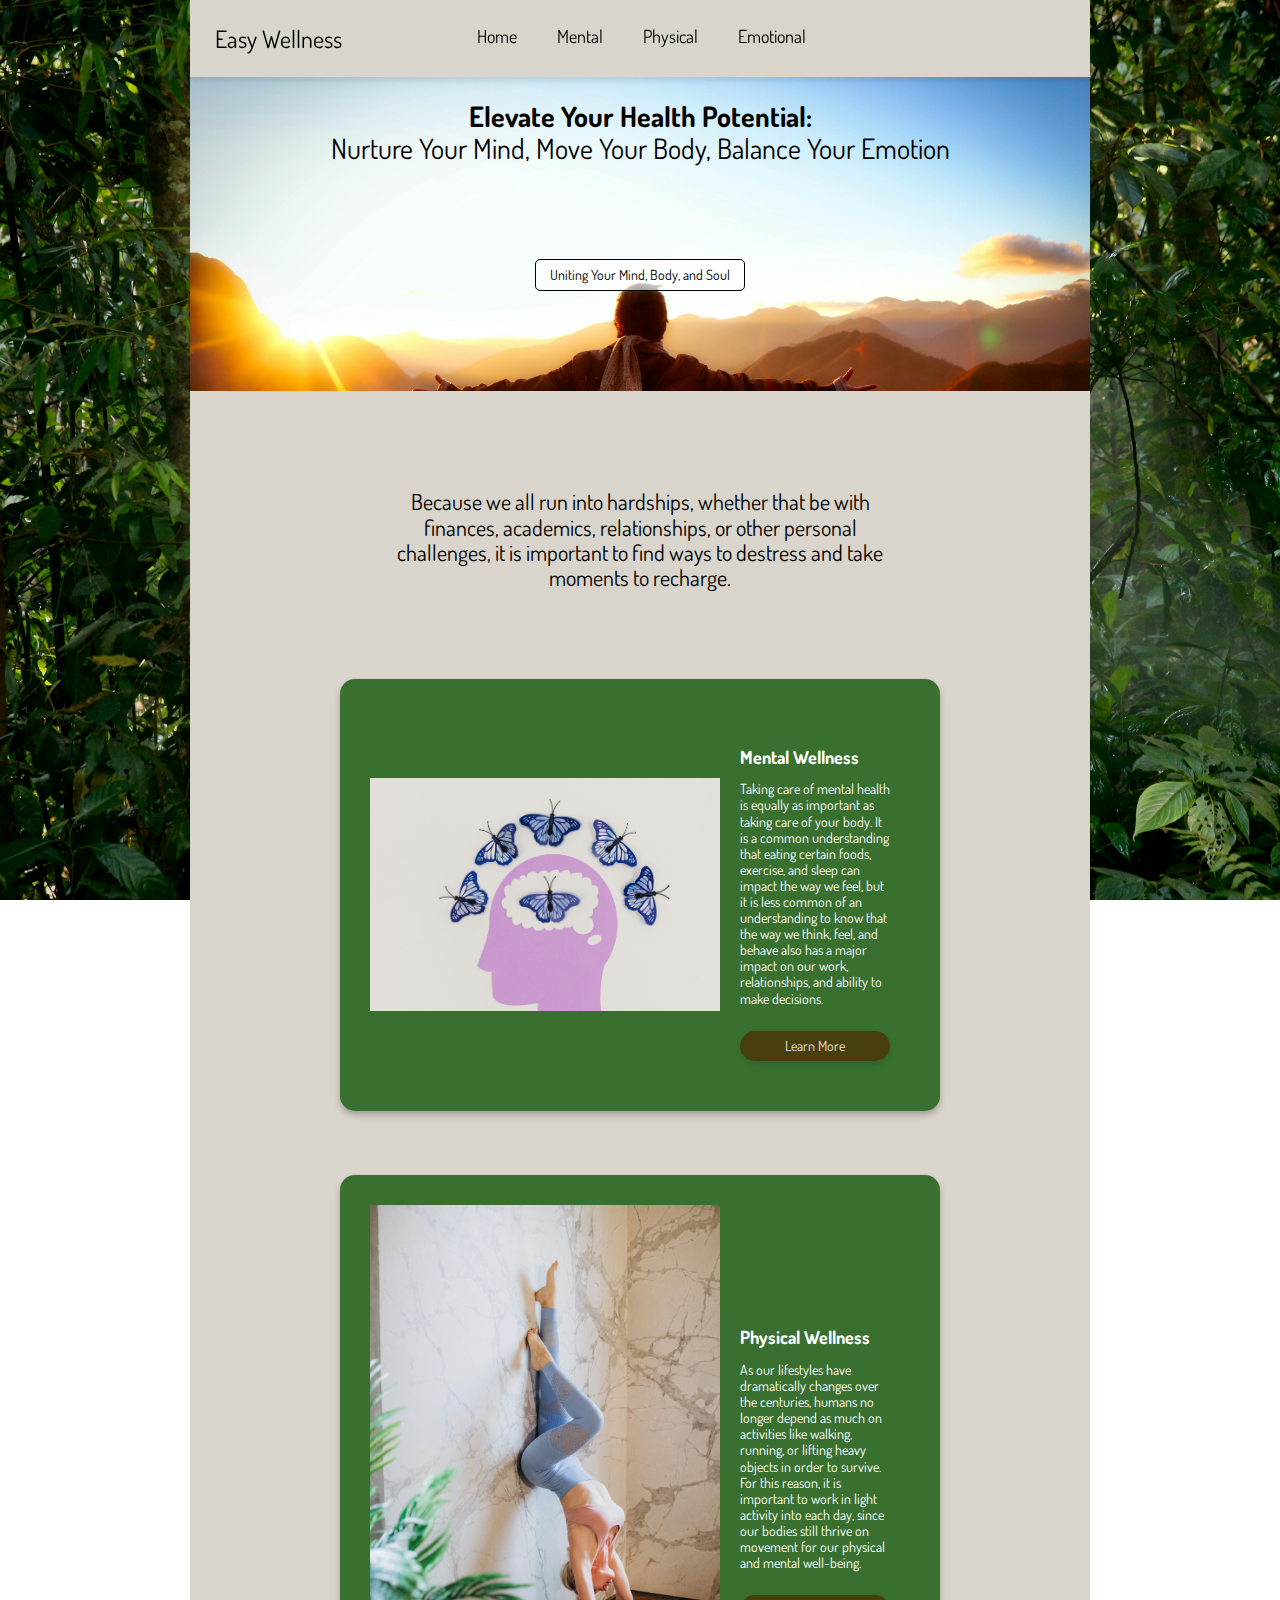
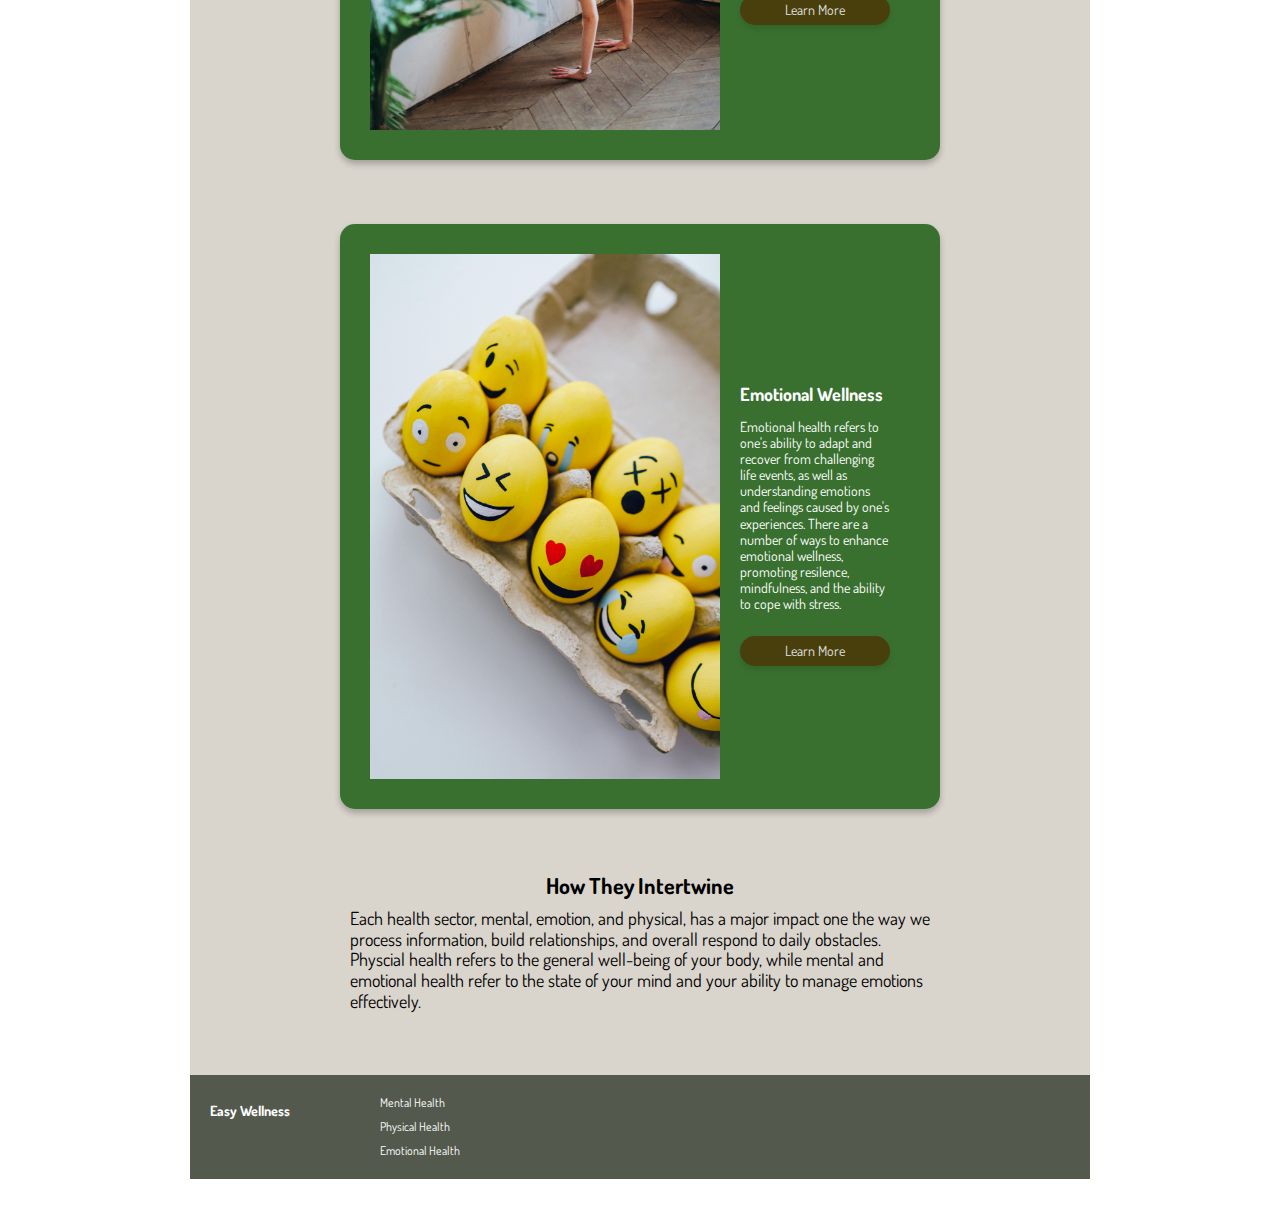
<file: index.html>
<!DOCTYPE html>
<html lang="en">
  <head>
    <meta charset="UTF-8" />
    <meta name="viewport" content="width=device-width, initial-scale=1.0" />
    <meta http-equiv="X-UA-Compatible" content="ie=edge" />
    <!--
        Easy Wellness - Home Page
        Serra Arnold
    -->
    <title>Easy Wellness</title>
    <!-- resets browser defaults -->
    <link rel="stylesheet" type="text/css" href="css/normalize.css" />
    <!-- custom styles -->
    <link rel="stylesheet" type="text/css" href="css/styles.css" />
    <!-- GOOGLE FONTS: Menu Icon -->
    <link
      rel="stylesheet"
      href="https://fonts.googleapis.com/css2?family=Material+Symbols+Outlined:opsz,wght,FILL,GRAD@20..48,100..700,0..1,-50..200"
    />
    <!-- GOOGLE FONTS: Font -->
    <link rel="preconnect" href="https://fonts.googleapis.com" />
    <link rel="preconnect" href="https://fonts.gstatic.com" crossorigin />
    <link
      href="https://fonts.googleapis.com/css2?family=Dosis:wght@200..800&family=Poiret+One&display=swap"
      rel="stylesheet"
    />
  </head>
  <body>
    <main>
      <!-- NAVIGATION -->
      <div class="top">
        <h2>Easy Wellness</h2>
        <nav id="mySidenav" class="sidenav">
          <li><a class="closebtn">&times;</a></li>
          <ul>
            <li><a href="index.html">Home</a></li>
            <li><a href="mental.html">Mental</a></li>
            <li><a href="physical.html">Physical</a></li>
            <li><a href="emotional.html">Emotional</a></li>
          </ul>
        </nav>
        <div class="openbtn">
          <span class="material-symbols-outlined menu-button">menu</span>
        </div>
        <div class="all-over-bkg"></div>
      </div>

      <!-- HEADER -->
      <header id="home">
        <h1>
          <span>Elevate Your Health Potential: </span><br />
          Nurture Your Mind, Move Your Body, Balance Your Emotion
        </h1>
        <a class="button" href="#scroll">Uniting Your Mind, Body, and Soul</a>
      </header>
      <div class="intro">
        <p>
          Because we all run into hardships, whether that be with finances,
          academics, relationships, or other personal challenges, it is
          important to find ways to destress and take moments to recharge.
        </p>
      </div>
      <article>
        <img src="/images/mind.jpg" alt="mental" />
        <section>
          <h3>Mental Wellness</h3>
          <p>
            <!-- Source: https://www.snhu.edu/about-us/newsroom/education/why-is-mental-health-important -->
            Taking care of mental health is equally as important as taking care
            of your body. It is a common understanding that eating certain
            foods, exercise, and sleep can impact the way we feel, but it is
            less common of an understanding to know that the way we think, feel,
            and behave also has a major impact on our work, relationships, and
            ability to make decisions.
          </p>
          <a class="btn" href="mental.html">Learn More</a>
        </section>
      </article>
      <article>
        <img src="/images/body.jpg" alt="physical" />
        <section>
          <h3>Physical Wellness</h3>
          <p>
            <!-- Source: https://www.heart.org/en/healthy-living/fitness/fitness-basics/why-is-physical-activity-so-important-for-health-and-wellbeing -->
            As our lifestyles have dramatically changes over the centuries,
            humans no longer depend as much on activities like walking, running,
            or lifting heavy objects in order to survive. For this reason, it is
            important to work in light activity into each day, since our bodies
            still thrive on movement for our physical and mental well-being.
          </p>
          <a class="btn" href="physical.html">Learn More</a>
        </section>
      </article>
      <article>
        <img src="/images/emotions.jpg" alt="emotional" />
        <section>
          <h3>Emotional Wellness</h3>
          <p>
            Emotional health refers to one's ability to adapt and recover from
            challenging life events, as well as understanding emotions and
            feelings caused by one's experiences. There are a number of ways to
            enhance emotional wellness, promoting resilence, mindfulness, and
            the ability to cope with stress.
          </p>
          <a class="btn" href="emotional.html">Learn More</a>
        </section>
      </article>
      <div id="scroll" class="bottom">
        <h3>How They Intertwine</h3>
        <p>
          Each health sector, mental, emotion, and physical, has a major impact
          one the way we process information, build relationships, and overall
          respond to daily obstacles. Physcial health refers to the general
          well-being of your body, while mental and emotional health refer to
          the state of your mind and your ability to manage emotions
          effectively.
        </p>
      </div>
      <footer>
        <h5>Easy Wellness</h5>
        <ul>
          <li><a href="mental.html">Mental Health</a></li>
          <li><a href="physical.html">Physical Health</a></li>
          <li><a href="emotional.html">Emotional Health</a></li>
        </ul>
      </footer>
    </main>
    <!-- JAVASCRIPT -->
    <script src="js/nav.js"></script>
  </body>
</html>
</file>
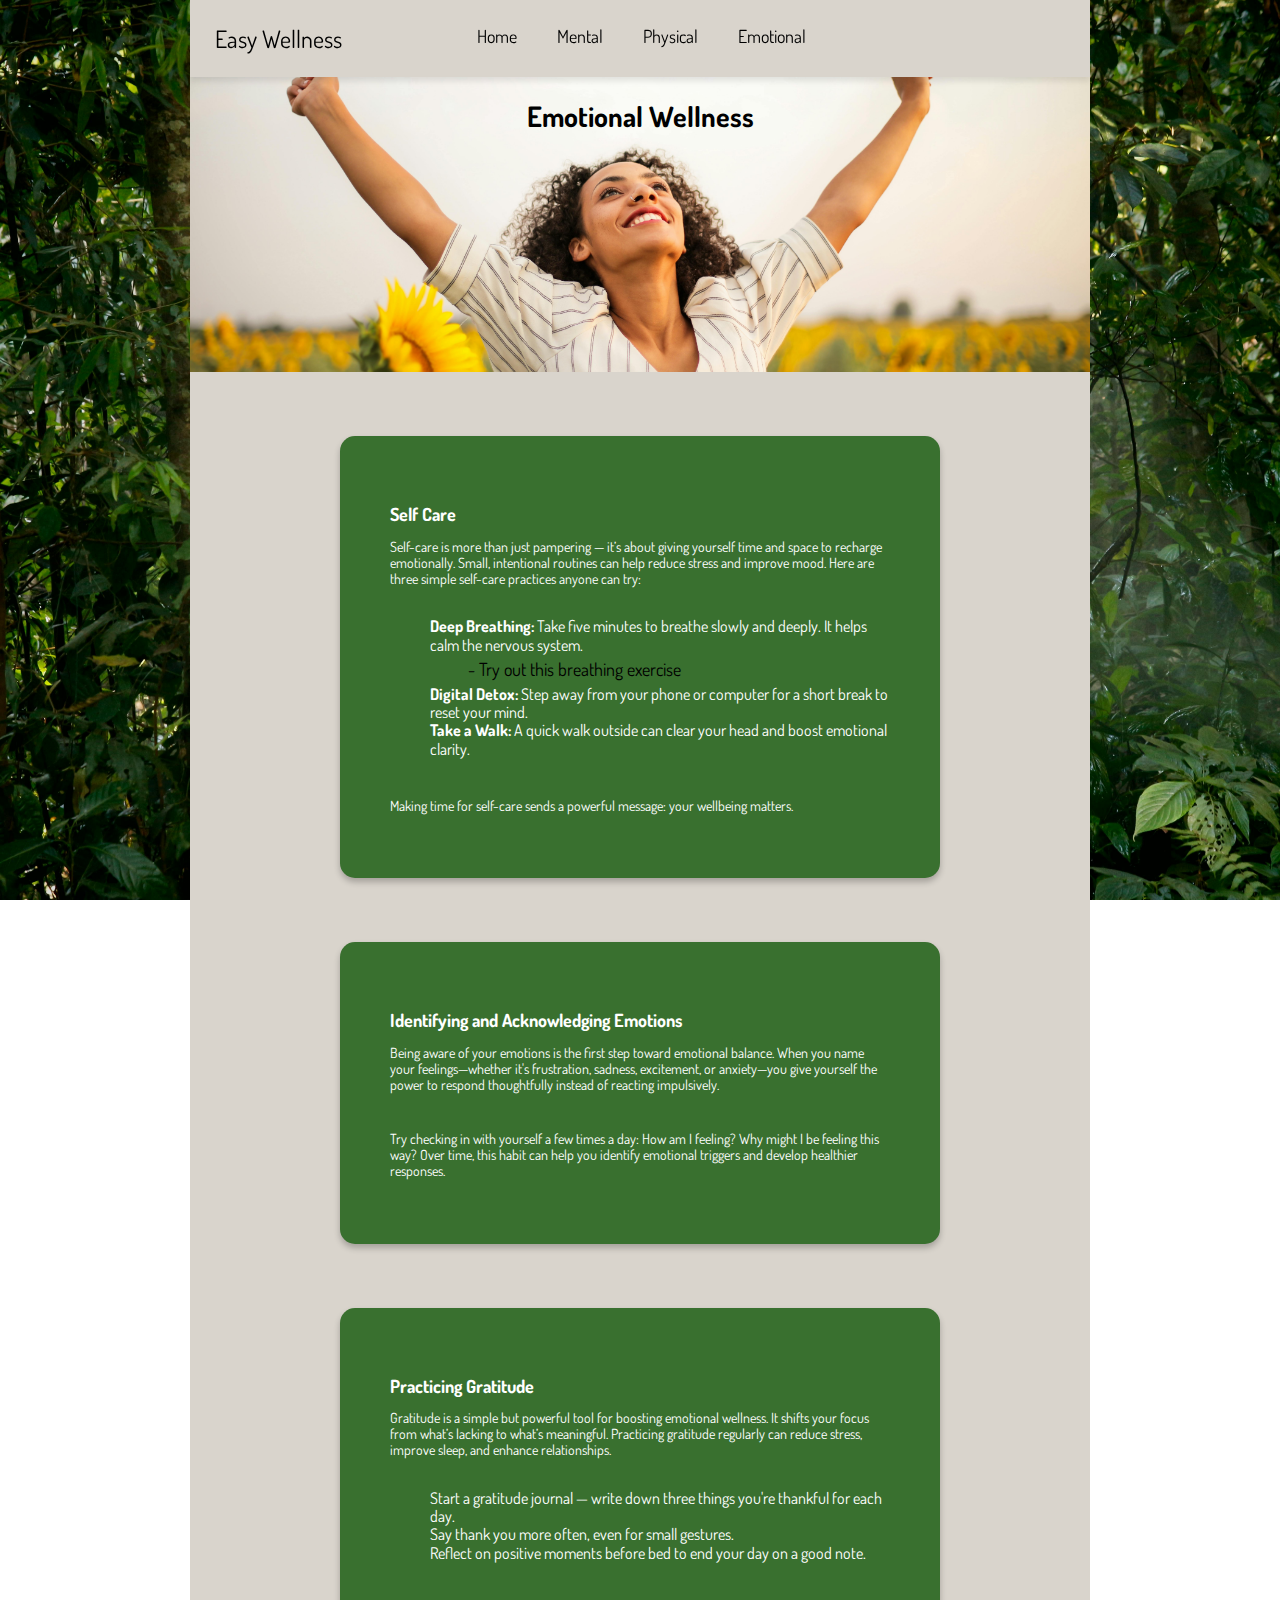
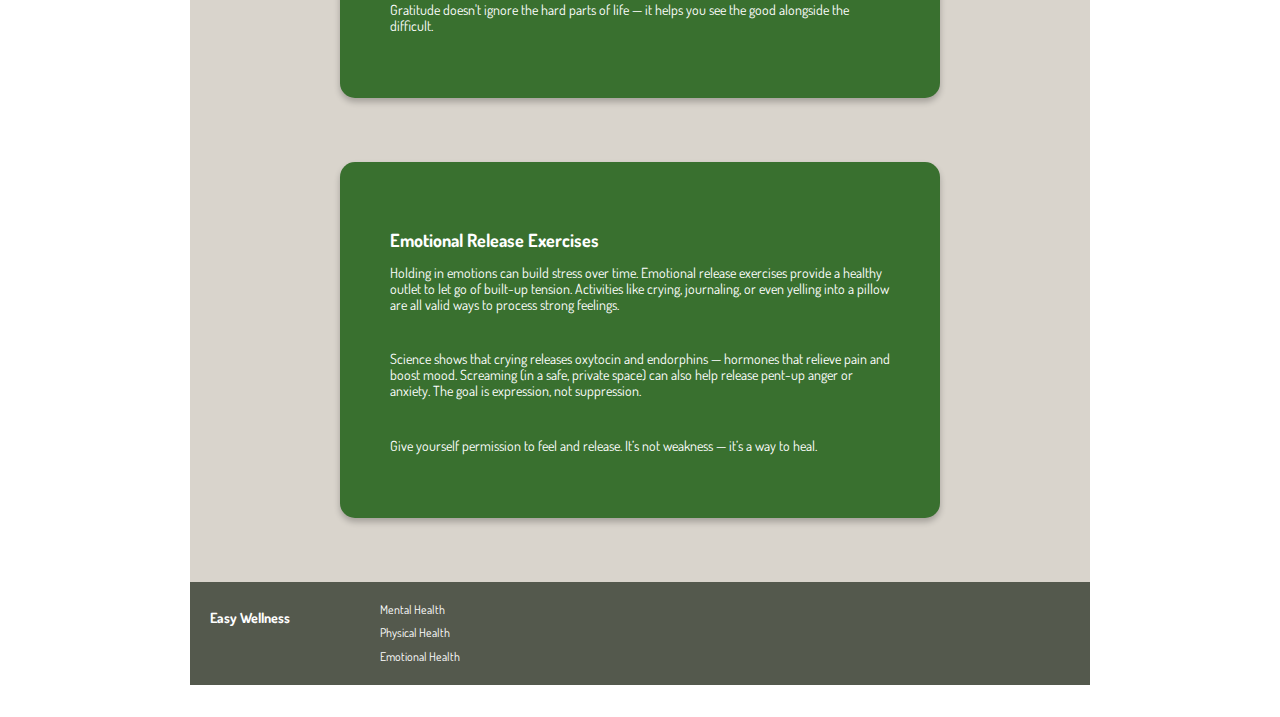
<file: emotional.html>
<!DOCTYPE html>
<html lang="en">
  <head>
    <meta charset="UTF-8" />
    <meta name="viewport" content="width=device-width, initial-scale=1.0" />
    <meta http-equiv="X-UA-Compatible" content="ie=edge" />
    <!--
        Easy Wellness - Emotional Wellness
        Serra Arnold
    -->
    <title>Emotional Wellness</title>
    <!-- resets browser defaults -->
    <link rel="stylesheet" type="text/css" href="css/normalize.css" />
    <!-- custom styles -->
    <link rel="stylesheet" type="text/css" href="css/styles.css" />
    <!-- GOOGLE FONTS: Menu Icon -->
    <link
      rel="stylesheet"
      href="https://fonts.googleapis.com/css2?family=Material+Symbols+Outlined:opsz,wght,FILL,GRAD@20..48,100..700,0..1,-50..200"
    />
    <!-- GOOGLE FONTS: Font -->
    <link rel="preconnect" href="https://fonts.googleapis.com" />
    <link rel="preconnect" href="https://fonts.gstatic.com" crossorigin />
    <link
      href="https://fonts.googleapis.com/css2?family=Dosis:wght@200..800&family=Poiret+One&display=swap"
      rel="stylesheet"
    />
  </head>
  <body>
    <main>
      <!-- NAVIGATION -->
      <div class="top">
        <h2>Easy Wellness</h2>
        <nav id="mySidenav" class="sidenav">
          <li><a class="closebtn">&times;</a></li>
          <ul>
            <li><a href="index.html">Home</a></li>
            <li><a href="mental.html">Mental</a></li>
            <li><a href="physical.html">Physical</a></li>
            <li><a href="emotional.html">Emotional</a></li>
          </ul>
        </nav>
        <div class="openbtn">
          <span class="material-symbols-outlined menu-button">menu</span>
        </div>
        <div class="all-over-bkg"></div>
      </div>
      <header id="emotional">
        <h1><span>Emotional Wellness</span></h1>
      </header>
      <div class="container"></div>
      <article>
        <section>
          <h3>Self Care</h3>
          <p>
            Self-care is more than just pampering — it’s about giving yourself
            time and space to recharge emotionally. Small, intentional routines
            can help reduce stress and improve mood. Here are three simple
            self-care practices anyone can try:
          </p>
          <ul>
            <li>
              <strong>Deep Breathing:</strong> Take five minutes to breathe
              slowly and deeply. It helps calm the nervous system.
              <a href="mental.html">- Try out this breathing exercise</a>
            </li>
            <li>
              <strong>Digital Detox:</strong> Step away from your phone or
              computer for a short break to reset your mind.
            </li>
            <li>
              <strong>Take a Walk:</strong> A quick walk outside can clear your
              head and boost emotional clarity.
            </li>
          </ul>
          <p>
            Making time for self-care sends a powerful message: your wellbeing
            matters.
          </p>
        </section>
      </article>
      <article>
        <section>
          <h3>Identifying and Acknowledging Emotions</h3>
          <p>
            Being aware of your emotions is the first step toward emotional
            balance. When you name your feelings—whether it's frustration,
            sadness, excitement, or anxiety—you give yourself the power to
            respond thoughtfully instead of reacting impulsively.
          </p>
          <p>
            Try checking in with yourself a few times a day: How am I feeling?
            Why might I be feeling this way? Over time, this habit can help you
            identify emotional triggers and develop healthier responses.
          </p>
        </section>
      </article>
      <article>
        <section>
          <h3>Practicing Gratitude</h3>
          <p>
            Gratitude is a simple but powerful tool for boosting emotional
            wellness. It shifts your focus from what’s lacking to what’s
            meaningful. Practicing gratitude regularly can reduce stress,
            improve sleep, and enhance relationships.
          </p>
          <ul>
            <li>
              Start a gratitude journal — write down three things you're
              thankful for each day.
            </li>
            <li>Say thank you more often, even for small gestures.</li>
            <li>
              Reflect on positive moments before bed to end your day on a good
              note.
            </li>
          </ul>
          <p>
            Gratitude doesn't ignore the hard parts of life — it helps you see
            the good alongside the difficult.
          </p>
        </section>
      </article>
      <article>
        <section>
          <h3>Emotional Release Exercises</h3>
          <p>
            Holding in emotions can build stress over time. Emotional release
            exercises provide a healthy outlet to let go of built-up tension.
            Activities like crying, journaling, or even yelling into a pillow
            are all valid ways to process strong feelings.
          </p>
          <p>
            Science shows that crying releases oxytocin and endorphins —
            hormones that relieve pain and boost mood. Screaming (in a safe,
            private space) can also help release pent-up anger or anxiety. The
            goal is expression, not suppression.
          </p>
          <p>
            Give yourself permission to feel and release. It’s not weakness —
            it’s a way to heal.
          </p>
        </section>
      </article>
      <footer>
        <h5>Easy Wellness</h5>
        <ul>
          <li><a href="mental.html">Mental Health</a></li>
          <li><a href="physical.html">Physical Health</a></li>
          <li><a href="emotional.html">Emotional Health</a></li>
        </ul>
      </footer>
    </main>
    <!-- JAVASCRIPT -->
    <script src="js/nav.js"></script>
  </body>
</html>
</file>
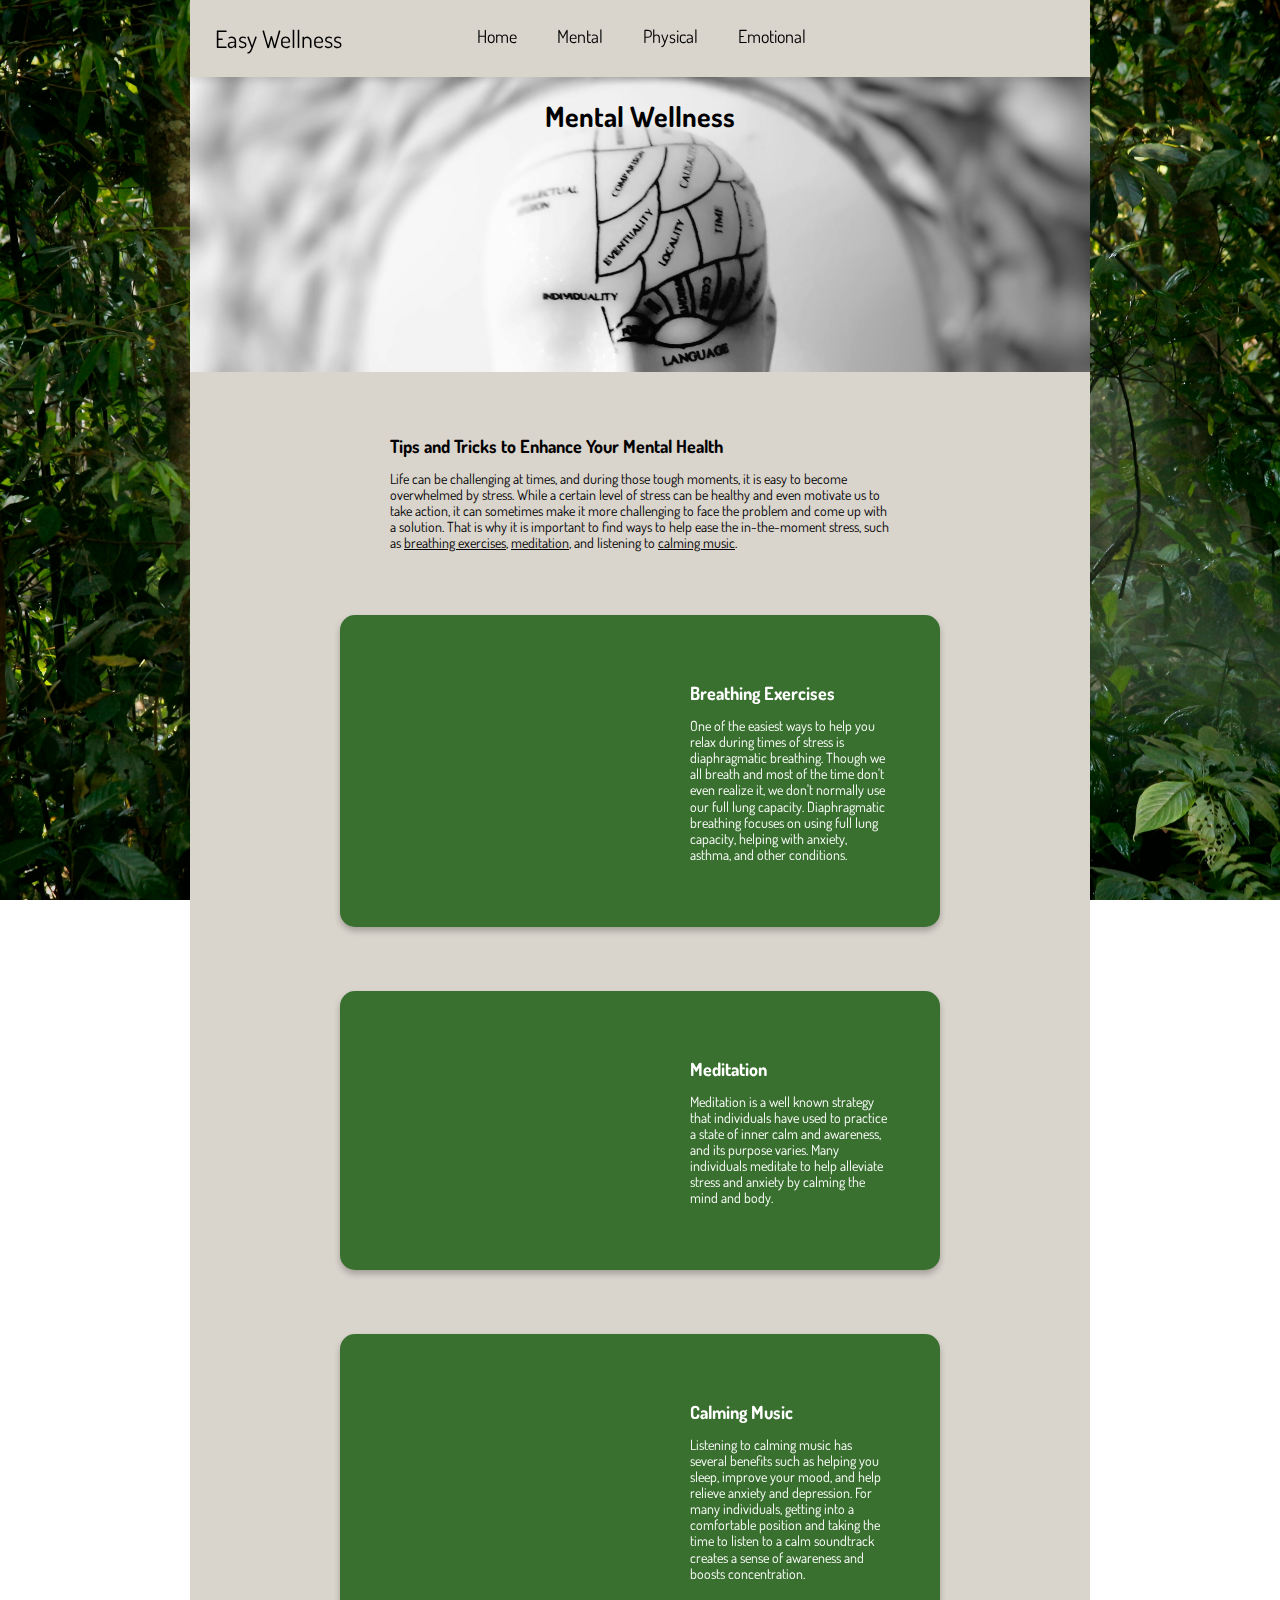
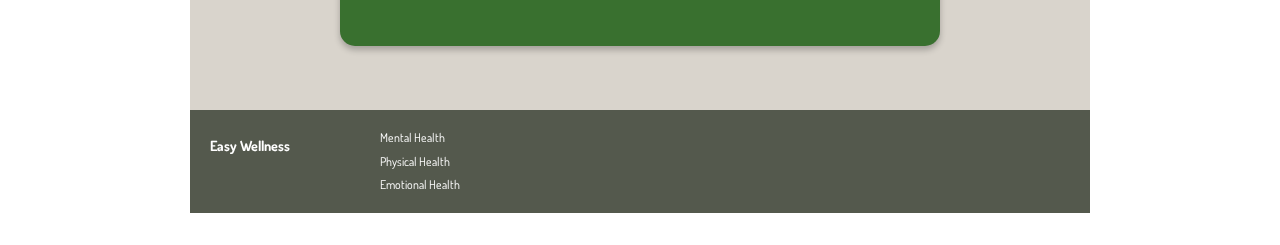
<file: mental.html>
<!DOCTYPE html>
<html lang="en">
  <head>
    <meta charset="UTF-8" />
    <meta name="viewport" content="width=device-width, initial-scale=1.0" />
    <meta http-equiv="X-UA-Compatible" content="ie=edge" />
    <!--
        Easy Wellness - Mental Wellness
        Serra Arnold
    -->
    <title>Mental Wellness</title>
    <!-- resets browser defaults -->
    <link rel="stylesheet" type="text/css" href="css/normalize.css" />
    <!-- custom styles -->
    <link rel="stylesheet" type="text/css" href="css/styles.css" />
    <!-- GOOGLE FONTS: Menu Icon -->
    <link
      rel="stylesheet"
      href="https://fonts.googleapis.com/css2?family=Material+Symbols+Outlined:opsz,wght,FILL,GRAD@20..48,100..700,0..1,-50..200"
    />
    <!-- GOOGLE FONTS: Font -->
    <link rel="preconnect" href="https://fonts.googleapis.com" />
    <link rel="preconnect" href="https://fonts.gstatic.com" crossorigin />
    <link
      href="https://fonts.googleapis.com/css2?family=Dosis:wght@200..800&family=Poiret+One&display=swap"
      rel="stylesheet"
    />
  </head>
  <body>
    <main>
      <!-- NAVIGATION -->
      <!-- Expand space between video and h3/p -->
      <div class="top">
        <h2>Easy Wellness</h2>
        <nav id="mySidenav" class="sidenav">
          <li><a class="closebtn">&times;</a></li>
          <ul>
            <li><a href="index.html">Home</a></li>
            <li><a href="mental.html">Mental</a></li>
            <li><a href="physical.html">Physical</a></li>
            <li><a href="emotional.html">Emotional</a></li>
          </ul>
        </nav>
        <div class="openbtn">
          <span class="material-symbols-outlined menu-button">menu</span>
        </div>
        <div class="all-over-bkg"></div>
      </div>
      <header id="mental">
        <h1><span>Mental Wellness</span></h1>
      </header>
      <div class="container">
        <h3>Tips and Tricks to Enhance Your Mental Health</h3>
        <p>
          Life can be challenging at times, and during those tough moments, it
          is easy to become overwhelmed by stress. While a certain level of
          stress can be healthy and even motivate us to take action, it can
          sometimes make it more challenging to face the problem and come up
          with a solution. That is why it is important to find ways to help ease
          the in-the-moment stress, such as
          <a class="bold" href="#breathing">breathing exercises</a>,
          <a class="bold" href="#meditation">meditation</a>, and listening to
          <a class="bold" href="#music">calming music</a>.
        </p>
      </div>
      <article>
        <iframe
          src="https://www.youtube.com/embed/LiUnFJ8P4gM"
          title="4-7-8 Calm Breathing Exercise | 10 Minutes of Deep Relaxation | Anxiety Relief | Pranayama Exercise"
          frameborder="0"
          allow="accelerometer; autoplay; clipboard-write; encrypted-media; gyroscope; picture-in-picture; web-share"
          referrerpolicy="strict-origin-when-cross-origin"
          allowfullscreen
        ></iframe>
        <section id="breathing">
          <h3>Breathing Exercises</h3>
          <p>
            One of the easiest ways to help you relax during times of stress is
            diaphragmatic breathing. Though we all breath and most of the time
            don't even realize it, we don't normally use our full lung capacity.
            Diaphragmatic breathing focuses on using full lung capacity, helping
            with anxiety, asthma, and other conditions.
          </p>
        </section>
      </article>
      <article>
        <iframe
          src="https://www.youtube.com/embed/pitV-DlcrcE"
          title="No Future... No Past... Just Be  (Guided Meditation)"
          frameborder="0"
          allow="accelerometer; autoplay; clipboard-write; encrypted-media; gyroscope; picture-in-picture; web-share"
          referrerpolicy="strict-origin-when-cross-origin"
          allowfullscreen
        ></iframe>
        <section id="meditation">
          <h3>Meditation</h3>
          <p>
            <!-- Source: https://www.mayoclinic.org/tests-procedures/meditation/in-depth/meditation/art-20045858#:~:text=Understanding%20meditation,physical%20and%20emotional%20well%2Dbeing. -->
            Meditation is a well known strategy that individuals have used to
            practice a state of inner calm and awareness, and its purpose
            varies. Many individuals meditate to help alleviate stress and
            anxiety by calming the mind and body.
          </p>
        </section>
      </article>
      <article>
        <iframe
          src="https://www.youtube.com/embed/qsEBaIMCKl4"
          title="20 Minute Instant CALMING MUSIC, Relaxing Music, Calm Music, Relax (Headache Relief) Sleep Ezy"
          frameborder="0"
          allow="accelerometer; autoplay; clipboard-write; encrypted-media; gyroscope; picture-in-picture; web-share"
          referrerpolicy="strict-origin-when-cross-origin"
          allowfullscreen
        ></iframe>
        <section id="music">
          <h3>Calming Music</h3>
          <p>
            Listening to calming music has several benefits such as helping you
            sleep, improve your mood, and help relieve anxiety and depression.
            For many individuals, getting into a comfortable position and taking
            the time to listen to a calm soundtrack creates a sense of awareness
            and boosts concentration.
          </p>
        </section>
      </article>
      <footer>
        <h5>Easy Wellness</h5>
        <ul>
          <li><a href="mental.html">Mental Health</a></li>
          <li><a href="physical.html">Physical Health</a></li>
          <li><a href="emotional.html">Emotional Health</a></li>
        </ul>
      </footer>
    </main>
    <!-- JAVASCRIPT -->
    <script src="js/nav.js"></script>
  </body>
</html>
</file>
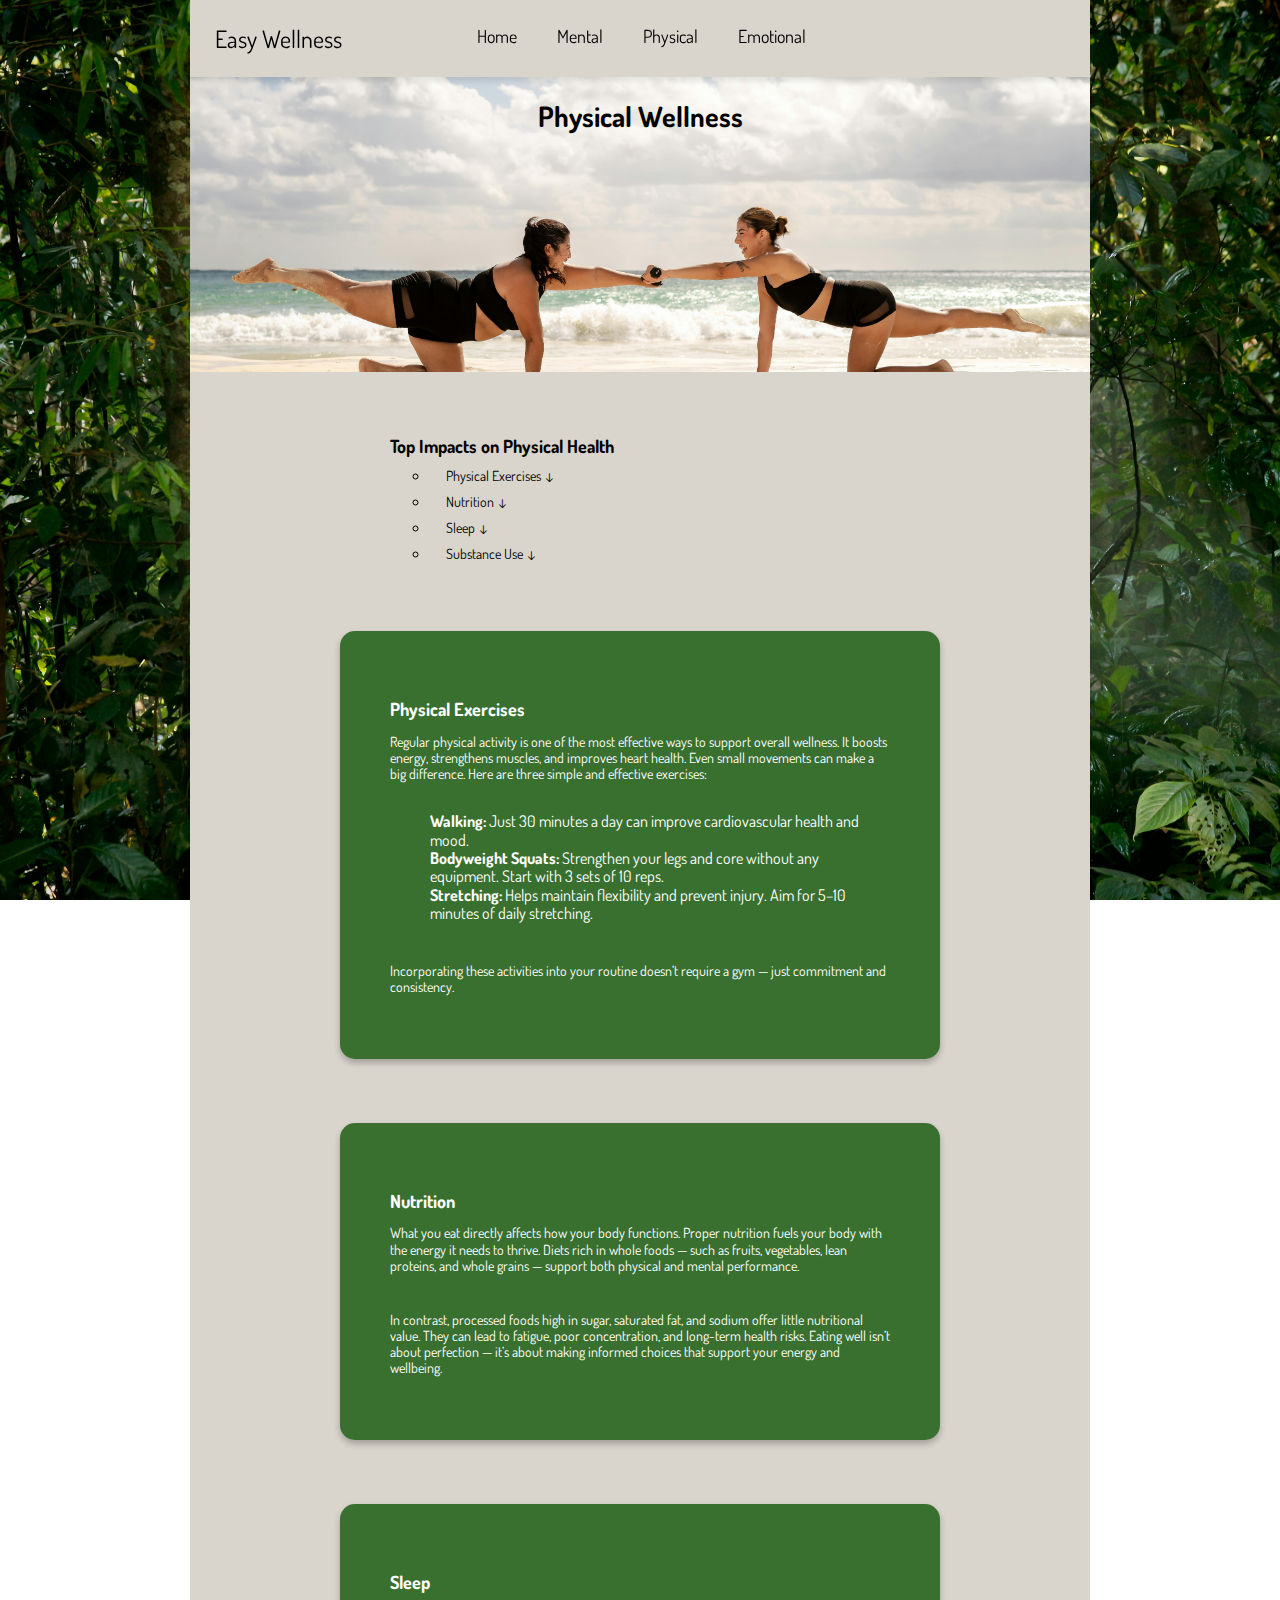
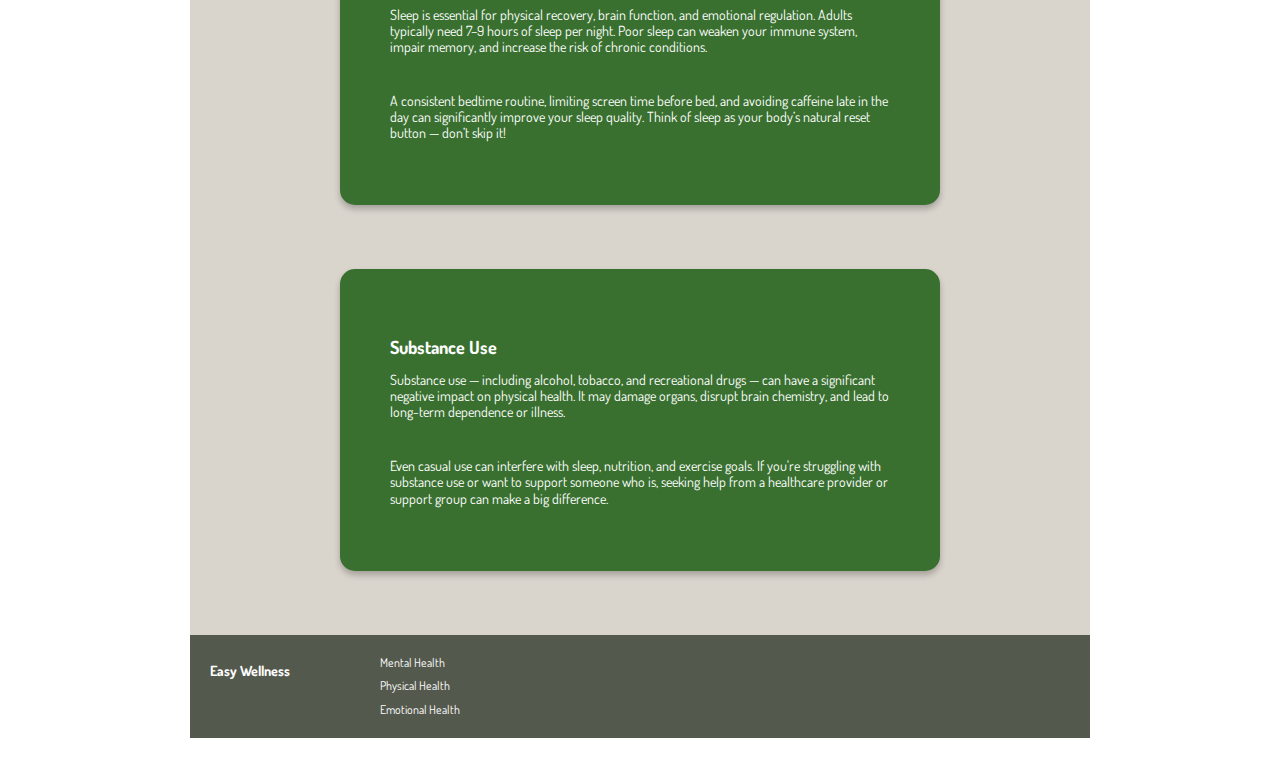
<file: physical.html>
<!DOCTYPE html>
<html lang="en">
  <head>
    <meta charset="UTF-8" />
    <meta name="viewport" content="width=device-width, initial-scale=1.0" />
    <meta http-equiv="X-UA-Compatible" content="ie=edge" />
    <!--
        Easy Wellness - Physical Wellness
        Serra Arnold
    -->
    <title>Physical Wellness</title>
    <!-- resets browser defaults -->
    <link rel="stylesheet" type="text/css" href="css/normalize.css" />
    <!-- custom styles -->
    <link rel="stylesheet" type="text/css" href="css/styles.css" />
    <!-- GOOGLE FONTS: Menu Icon -->
    <link
      rel="stylesheet"
      href="https://fonts.googleapis.com/css2?family=Material+Symbols+Outlined:opsz,wght,FILL,GRAD@20..48,100..700,0..1,-50..200"
    />
    <!-- GOOGLE FONTS: Font -->
    <link rel="preconnect" href="https://fonts.googleapis.com" />
    <link rel="preconnect" href="https://fonts.gstatic.com" crossorigin />
    <link
      href="https://fonts.googleapis.com/css2?family=Dosis:wght@200..800&family=Poiret+One&display=swap"
      rel="stylesheet"
    />
  </head>
  <body>
    <main>
      <!-- NAVIGATION -->
      <div class="top">
        <h2>Easy Wellness</h2>
        <nav id="mySidenav" class="sidenav">
          <li><a class="closebtn">&times;</a></li>
          <ul>
            <li><a href="index.html">Home</a></li>
            <li><a href="mental.html">Mental</a></li>
            <li><a href="physical.html">Physical</a></li>
            <li><a href="emotional.html">Emotional</a></li>
          </ul>
        </nav>
        <div class="openbtn">
          <span class="material-symbols-outlined menu-button">menu</span>
        </div>
        <div class="all-over-bkg"></div>
      </div>
      <header id="physical">
        <h1><span>Physical Wellness</span></h1>
      </header>
      <div class="container">
        <h3>Top Impacts on Physical Health</h3>
        <ul>
          <li><a href="#scroll1">Physical Exercises ↓</a></li>
          <li><a href="#scroll2">Nutrition ↓</a></li>
          <li><a href="#scroll3">Sleep ↓</a></li>
          <li><a href="#scroll4">Substance Use ↓</a></li>
        </ul>
      </div>
      <article>
        <section id="scroll1">
          <h3>Physical Exercises</h3>
          <p>
            Regular physical activity is one of the most effective ways to
            support overall wellness. It boosts energy, strengthens muscles, and
            improves heart health. Even small movements can make a big
            difference. Here are three simple and effective exercises:
          </p>
          <ul>
            <li>
              <strong>Walking:</strong> Just 30 minutes a day can improve
              cardiovascular health and mood.
            </li>
            <li>
              <strong>Bodyweight Squats:</strong> Strengthen your legs and core
              without any equipment. Start with 3 sets of 10 reps.
            </li>
            <li>
              <strong>Stretching:</strong> Helps maintain flexibility and
              prevent injury. Aim for 5–10 minutes of daily stretching.
            </li>
          </ul>
          <p>
            Incorporating these activities into your routine doesn’t require a
            gym — just commitment and consistency.
          </p>
        </section>
      </article>
      <article>
        <section id="scroll2">
          <h3>Nutrition</h3>
          <p>
            What you eat directly affects how your body functions. Proper
            nutrition fuels your body with the energy it needs to thrive. Diets
            rich in whole foods — such as fruits, vegetables, lean proteins, and
            whole grains — support both physical and mental performance.
          </p>
          <p>
            In contrast, processed foods high in sugar, saturated fat, and
            sodium offer little nutritional value. They can lead to fatigue,
            poor concentration, and long-term health risks. Eating well isn’t
            about perfection — it’s about making informed choices that support
            your energy and wellbeing.
          </p>
        </section>
      </article>
      <article>
        <section id="scroll3">
          <h3>Sleep</h3>
          <p>
            Sleep is essential for physical recovery, brain function, and
            emotional regulation. Adults typically need 7–9 hours of sleep per
            night. Poor sleep can weaken your immune system, impair memory, and
            increase the risk of chronic conditions.
          </p>
          <p>
            A consistent bedtime routine, limiting screen time before bed, and
            avoiding caffeine late in the day can significantly improve your
            sleep quality. Think of sleep as your body’s natural reset button —
            don’t skip it!
          </p>
        </section>
      </article>
      <article>
        <section id="scroll4">
          <h3>Substance Use</h3>
          <p>
            Substance use — including alcohol, tobacco, and recreational drugs —
            can have a significant negative impact on physical health. It may
            damage organs, disrupt brain chemistry, and lead to long-term
            dependence or illness.
          </p>
          <p>
            Even casual use can interfere with sleep, nutrition, and exercise
            goals. If you're struggling with substance use or want to support
            someone who is, seeking help from a healthcare provider or support
            group can make a big difference.
          </p>
        </section>
      </article>
      <footer>
        <h5>Easy Wellness</h5>
        <ul>
          <li><a href="mental.html">Mental Health</a></li>
          <li><a href="physical.html">Physical Health</a></li>
          <li><a href="emotional.html">Emotional Health</a></li>
        </ul>
      </footer>
    </main>
    <!-- JAVASCRIPT -->
    <script src="js/nav.js"></script>
  </body>
</html>
</file>
<file: css/styles.css>
/*-*-*-*-*-*-*-*-*-*-*-*-*-*-*-*-*-*-*-*-*-*-*-*-*
          BOX MODEL
*-*-*-*-*-*-*-*-*-*-*-*-*-*-*-*-*-*-*-*-*-*-*-*-*/
html {
  box-sizing: border-box;
  scroll-behavior: smooth;
}

*,
*:before,
*:after {
  box-sizing: inherit;
}

/*-*-*-*-*-*-*-*-*-*-*-*-*-*-*-*-*-*-*-*-*-*-*-*-*
          UTILITIES
*-*-*-*-*-*-*-*-*-*-*-*-*-*-*-*-*-*-*-*-*-*-*-*-*/
.sr-only {
  position: absolute;
  width: 1px;
  height: 1px;
  padding: 0;
  margin: -1px;
  overflow: hidden;
  clip: rect(0, 0, 0, 0);
  border: 0;
}

.nobr {
  white-space: nowrap;
}

/*-*-*-*-*-*-*-*-*-*-*-*-*-*-*-*-*-*-*-*-*-*-*-*-*
        STRUCTURE
*-*-*-*-*-*-*-*-*-*-*-*-*-*-*-*-*-*-*-*-*-*-*-*-*/
main {
  max-width: 900px;
  background-color: #d9d4cc;
  margin: 2em auto;
  border-radius: 5px;
}

body {
  background: url(/images/background.jpg);
  background-size: cover;
  background-attachment: fixed;
  background-repeat: no-repeat;
}

h1,
h2,
h3,
h4,
h5,
h6,
p,
a,
li {
  font-family: "Dosis", sans-serif;
}

.container {
  margin: 4em auto;
  max-width: 400px;
}

.container li {
  list-style: circle;
}

.container li a {
  font-size: 14px;
  margin-left: -22px;
}

h1 {
  font-size: 20px;
  font-weight: normal;
  text-align: center;
  margin: -4em 0 5em;
  color: black;
  max-width: 350px;
}

h1 span {
  font-weight: bold;
  font-size: 24px;
}

h3 {
  margin-bottom: -10px;
  font-size: 18px;
}
/* HEADER */
header {
  background-size: cover;
  display: flex;
  flex-direction: column;
  align-items: center;
  padding: 100px;
  margin: 1em 0;
  max-width: 900px;
  padding-top: 180px;
}

#home {
  background-image: url(/images/header.jpg);
}

#mental {
  background-image: url(/images/header2.jpg);
}

#physical {
  background-image: url(/images/header3.jpg);
}

#emotional {
  background-image: url(/images/header4.jpg);
}

.intro p {
  max-width: 500px;
  font-size: 22px;
  text-align: center;
  margin: 4em auto;
}

article {
  background-color: rgb(57, 112, 47);
  border-radius: 15px;
  padding: 30px;
  display: flex;
  flex-direction: column;
  margin: 4em auto;
  align-items: center;
  color: white;
  width: 400px;
}

p {
  font-size: 14px;
  padding-top: 10px;
}
/*-*-*-*-*-*-*-*-*-*-*-*-*-*-*-*-*-*-*-*-*-*-*-*-*
        NAVIGATION
*-*-*-*-*-*-*-*-*-*-*-*-*-*-*-*-*-*-*-*-*-*-*-*-*/
.top {
  display: flex;
  justify-content: flex-start;
  position: fixed;
  background-color: #d9d4cc;
  width: 900px;
  top: 0;
  box-shadow: 0 4px 6px rgba(0, 0, 0, 0.1);
}

h2 {
  font-weight: normal;
  padding: 5px 25px;
}

nav {
  display: flex;
  justify-content: flex-end;
}

li {
  list-style-type: none;
}

.all-over-bkg {
  display: none;
}

.is-visible {
  background-color: rgba(0, 0, 0, 0.4);
  position: absolute;
  top: 0;
  left: 0;
  height: 100vh;
  width: 100%;
  z-index: 9999;
  display: block;
}

#mySidenav {
  z-index: 10000;
}

.sidenav {
  height: 100%;
  position: fixed;
  z-index: 1;
  top: 0;
  right: 0;
  overflow-x: hidden;
  padding-top: 60px;
  transition: 0.5s;
  background-color: rgb(57, 112, 47);
  width: 0;
}

.open {
  width: 50px;
}

a {
  padding: 5px 38px;
  text-decoration: none;
  font-size: 18px;
  display: block;
  transition: 0.3s;
  color: black;
}

section {
  scroll-margin-top: 180px;
}

.bold {
  text-decoration: underline;
  padding: 0;
  font-size: 14px;
  display: inline;
}

a:hover {
  font-weight: bold;
}

/*-*-*-*-*-*-*-*-*-*-*-*-*-*-*-*-*-*-*-*-*-*-*-*-*
        FOOTER
*-*-*-*-*-*-*-*-*-*-*-*-*-*-*-*-*-*-*-*-*-*-*-*-*/
footer {
  background-color: #54594d;
  display: flex;
  color: white;
  margin: 0 auto;
  width: 900px;
}

footer h5 {
  margin: 2em 8em;
  font-size: 14px;
}

footer ul {
  display: flex;
  flex-direction: column;
  text-align: left;
}

footer a {
  text-decoration: none;
  color: white;
  font-size: 12px;
  margin-left: -100px;
}

footer a:hover {
  color: darkgray;
  cursor: pointer;
}
/*-*-*-*-*-*-*-*-*-*-*-*-*-*-*-*-*-*-*-*-*-*-*-*-*
        IMAGES/VIDEOS
*-*-*-*-*-*-*-*-*-*-*-*-*-*-*-*-*-*-*-*-*-*-*-*-*/
img {
  width: 350px;
}

iframe {
  border-radius: 20px;
  width: 350px;
  height: 200px;
  margin: 0 auto;
}

/*-*-*-*-*-*-*-*-*-*-*-*-*-*-*-*-*-*-*-*-*-*-*-*-*
        BUTTONS/LINKS
*-*-*-*-*-*-*-*-*-*-*-*-*-*-*-*-*-*-*-*-*-*-*-*-*/
.button {
  background-color: rgba(255, 255, 255, 0.607);
  border: 1px solid rgb(0, 0, 0);
  border-radius: 5px;
  margin-top: -45px;
  padding: 0.5em 1em;
  text-decoration: none;
  color: rgb(0, 0, 0);
  font-size: 14px;
}

.button:hover {
  border: 1px solid darkgray;
}

.material-symbols-outlined {
  font-variation-settings: "FILL" 0, "wght" 500, "GRAD" 0, "opsz" 48;
}

.btn {
  background-color: rgb(73, 63, 12);
  border-radius: 20px;
  text-decoration: none;
  color: rgb(225, 225, 225);
  font-size: 14px;
  padding: 0.5em 1em;
  margin-top: 10px;
  text-align: center;
  box-shadow: 0 4px 6px rgba(0, 0, 0, 0.1);
}

.btn:hover {
  border: 1px solid darkgray;
  color: white;
}

.bottom {
  max-width: 400px;
  margin: 4em auto;
  text-align: center;
}

.openbtn {
  position: fixed;
  right: 20px;
  top: 20px;
  color: black;
  cursor: pointer; /* making cursor more visible when hovering over menu */
}

.closebtn {
  position: absolute;
  top: 30px;
  right: -20px;
  font-size: 30px;
  margin-left: 50px;
  cursor: pointer;
}

.openbtn:hover {
  color: darkgray;
}

.menu-button {
  font-size: 30px !important;
  position: relative;
  top: 0;
  left: -4px;
}

/*-*-*-*-*-*-*-*-*-*-*-*-*-*-*-*-*-*-*-*-*-*-*-*-*
        MEDIA QUERIES
*-*-*-*-*-*-*-*-*-*-*-*-*-*-*-*-*-*-*-*-*-*-*-*-*/
/* On smaller screens, where height is less than 450px */
@media screen and (max-height: 450px) {
}
/* Small devices (landscape phones, 576px and up) */
@media (min-width: 576px) {
}

/* Medium devices (tablets, 768px and up) */
@media (min-width: 768px) {
  h1,
  h1 span {
    font-size: 28px;
    max-width: 700px;
  }

  h2 {
    font-size: 24px;
  }

  .bottom h3 {
    font-size: 22px;
  }

  .bottom p {
    font-size: 18px;
    text-align: left;
    margin: 10px -90px;
  }
  .openbtn {
    display: none;
  }

  a.closebtn {
    display: none;
  }

  #mySidenav {
    width: auto;
    position: relative;
    padding-top: 10px;
    background-color: transparent;
  }

  .sidenav {
    transition: none;
    padding-left: 50px;
  }

  .sidenav ul {
    display: flex;
  }

  .sidenav a {
    color: black;
    padding: 0 20px;
    cursor: pointer;
  }

  article {
    flex-direction: row;
    width: 600px;
    margin: 4em auto;
    box-shadow: 0 4px 6px rgba(0, 0, 0, 0.242);
  }

  section {
    display: flex;
    flex-direction: column;
    margin: 20px;
  }

  footer h5 {
    margin-left: 20px;
  }

  .container {
    max-width: 500px;
  }
}

/* Large devices (desktops, 992px and up) */
@media (min-width: 992px) {
}

/* Extra large devices (large desktops, 1200px and up) */
@media (min-width: 1200px) {
}
</file>
